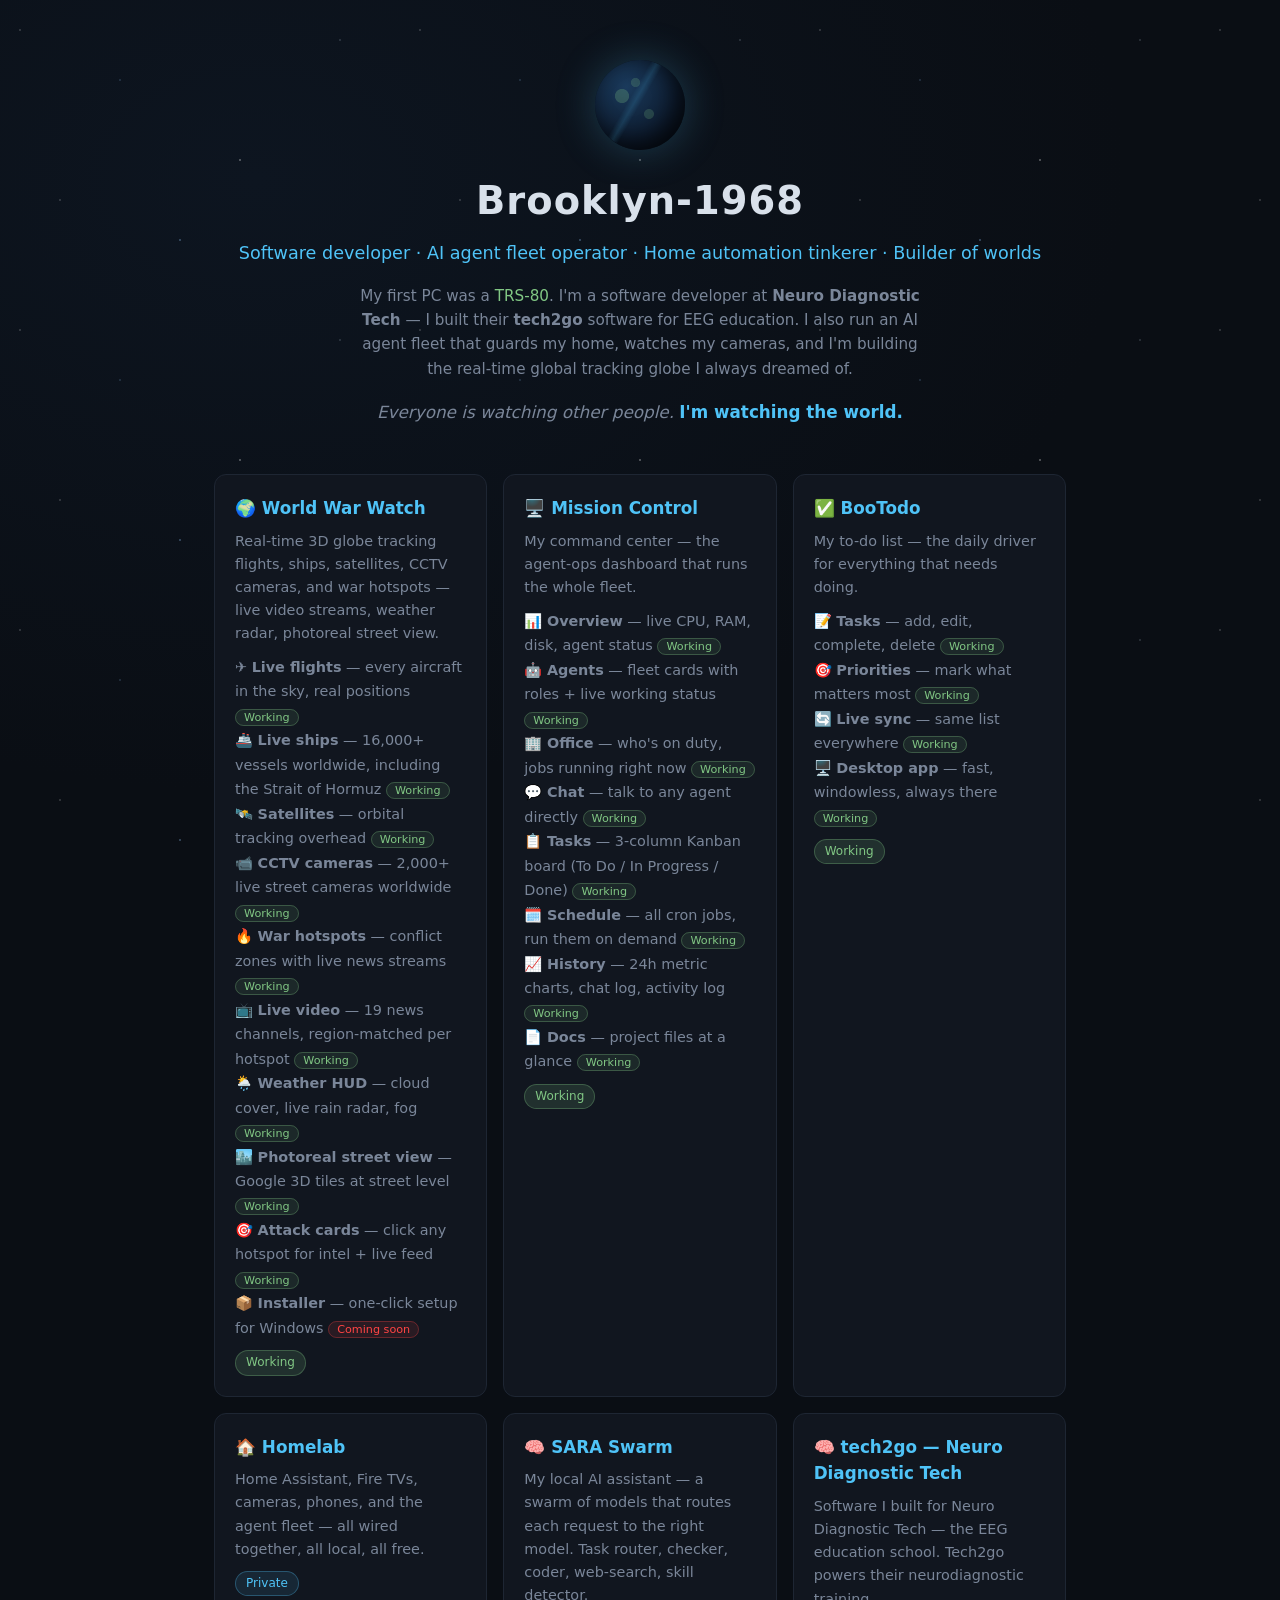
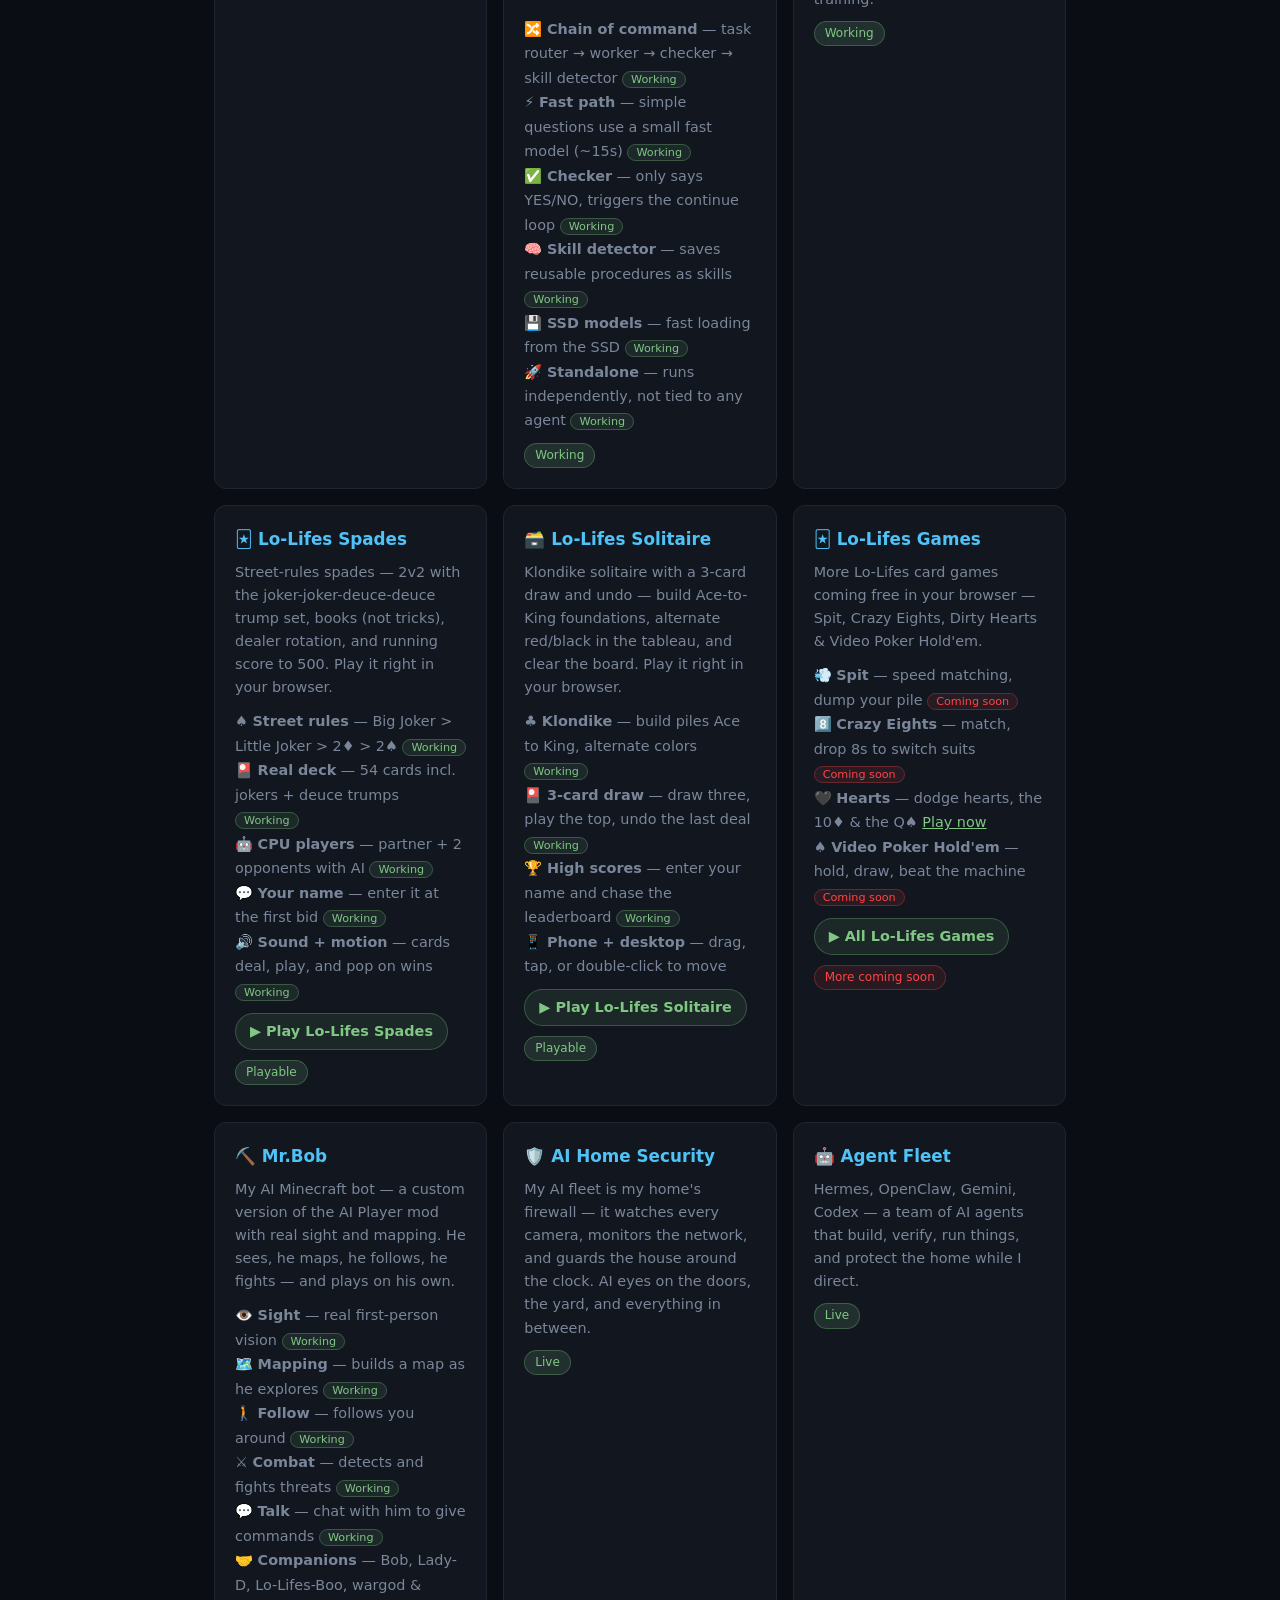
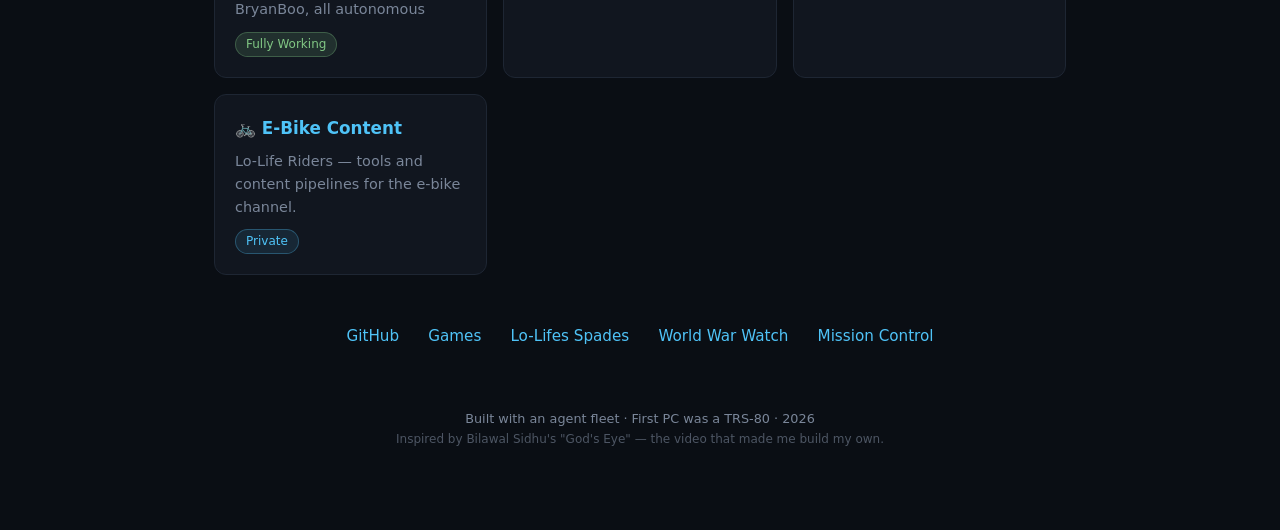
<file: index.html>
<!DOCTYPE html>
<html lang="en">
<head>
<meta charset="UTF-8">
<meta name="viewport" content="width=device-width, initial-scale=1.0">
<title>Brooklyn-1968 — Builder of Worlds</title>
<style>
  :root {
    --bg: #0a0e14;
    --panel: #11161f;
    --border: #1e2633;
    --text: #d8e0ea;
    --dim: #7a8699;
    --accent: #4fc3f7;
    --accent2: #81c784;
    --danger: #ff4444;
  }
  * { margin: 0; padding: 0; box-sizing: border-box; }
  body {
    background: var(--bg);
    color: var(--text);
    font-family: 'Segoe UI', system-ui, sans-serif;
    line-height: 1.6;
    min-height: 100vh;
  }
  .stars {
    position: fixed; inset: 0; z-index: 0; pointer-events: none;
    background: radial-gradient(ellipse at 20% 20%, #0d1520 0%, var(--bg) 60%);
  }
  .stars::after {
    content: '';
    position: absolute; inset: 0;
    background-image:
      radial-gradient(1px 1px at 20px 30px, #fff, transparent),
      radial-gradient(1px 1px at 120px 80px, #9cf, transparent),
      radial-gradient(1.5px 1.5px at 240px 160px, #fff, transparent),
      radial-gradient(1px 1px at 340px 40px, #cde, transparent),
      radial-gradient(1px 1px at 60px 200px, #fff, transparent),
      radial-gradient(1.5px 1.5px at 180px 240px, #9cf, transparent);
    background-size: 400px 300px;
    opacity: 0.5;
  }
  .wrap { position: relative; z-index: 1; max-width: 900px; margin: 0 auto; padding: 60px 24px 80px; }
  header { text-align: center; margin-bottom: 48px; }
  .globe {
    width: 90px; height: 90px; margin: 0 auto 20px; border-radius: 50%;
    background: radial-gradient(circle at 35% 30%, #1a3a5c, #0d1b2e 60%, #060a12);
    box-shadow: 0 0 40px rgba(79, 195, 247, 0.25), inset -8px -8px 20px rgba(0,0,0,0.6);
    position: relative; overflow: hidden;
  }
  .globe::before {
    content: ''; position: absolute; inset: 0; border-radius: 50%;
    background:
      linear-gradient(120deg, transparent 40%, rgba(79,195,247,0.15) 45%, transparent 50%),
      radial-gradient(circle at 30% 40%, rgba(129,199,132,0.25) 0 8%, transparent 9%),
      radial-gradient(circle at 60% 60%, rgba(129,199,132,0.2) 0 6%, transparent 7%),
      radial-gradient(circle at 45% 25%, rgba(129,199,132,0.2) 0 5%, transparent 6%);
  }
  h1 { font-size: 2.4rem; letter-spacing: 1px; }
  .tagline { color: var(--accent); font-size: 1.1rem; margin-top: 8px; }
  .bio { color: var(--dim); max-width: 560px; margin: 16px auto 0; font-size: 0.95rem; }
  .watchline { color: var(--dim); font-size: 1.05rem; margin-top: 18px; font-style: italic; }
  .watchline .accent { color: var(--accent); font-style: normal; font-weight: 600; }
  .feature-list { color: var(--dim); font-size: 0.85rem; margin-top: 10px; line-height: 1.7; }
  .feature-list .ok { color: var(--accent2); font-size: 0.7rem; border: 1px solid rgba(129,199,132,0.3); background: rgba(129,199,132,0.1); padding: 1px 8px; border-radius: 20px; white-space: nowrap; }
  .feature-list .soon { color: var(--danger); font-size: 0.7rem; border: 1px solid rgba(255,68,68,0.3); background: rgba(255,68,68,0.1); padding: 1px 8px; border-radius: 20px; white-space: nowrap; }
  .grid { display: grid; grid-template-columns: repeat(auto-fit, minmax(260px, 1fr)); gap: 16px; margin-top: 40px; }
  .card {
    background: var(--panel); border: 1px solid var(--border); border-radius: 12px;
    padding: 20px; transition: transform 0.2s, border-color 0.2s;
  }
  .card:hover { transform: translateY(-3px); border-color: var(--accent); }
  .card h3 { color: var(--accent); margin-bottom: 8px; font-size: 1.05rem; }
  .card p { color: var(--dim); font-size: 0.9rem; }
  .card .status { display: inline-block; margin-top: 10px; font-size: 0.75rem; padding: 2px 10px; border-radius: 20px; }
  .status.live { background: rgba(129,199,132,0.15); color: var(--accent2); border: 1px solid rgba(129,199,132,0.3); }
  .status.soon { background: rgba(255,68,68,0.1); color: var(--danger); border: 1px solid rgba(255,68,68,0.3); }
  .status.private { background: rgba(79,195,247,0.1); color: var(--accent); border: 1px solid rgba(79,195,247,0.3); }
  .status.wip { background: rgba(255,68,68,0.1); color: var(--danger); border: 1px solid rgba(255,68,68,0.3); }
  .links { text-align: center; margin-top: 48px; }
  .links a {
    color: var(--accent); text-decoration: none; margin: 0 12px; font-size: 0.95rem;
    border-bottom: 1px solid transparent; transition: border-color 0.2s;
  }
  .links a:hover { border-bottom-color: var(--accent); }
  footer { text-align: center; color: var(--dim); font-size: 0.8rem; margin-top: 60px; }
  .trs80 { color: var(--accent2); }
</style>
</head>
<body>
<div class="stars"></div>
<div class="wrap">
  <header>
    <div class="globe"></div>
    <h1>Brooklyn-1968</h1>
    <div class="tagline">Software developer · AI agent fleet operator · Home automation tinkerer · Builder of worlds</div>
    <p class="bio">My first PC was a <span class="trs80">TRS-80</span>. I'm a software developer at <strong>Neuro Diagnostic Tech</strong> — I built their <strong>tech2go</strong> software for EEG education. I also run an AI agent fleet that guards my home, watches my cameras, and I'm building the real-time global tracking globe I always dreamed of.</p>
    <p class="watchline">Everyone is watching other people. <span class="accent">I'm watching the world.</span></p>
  </header>

  <div class="grid">
    <div class="card">
      <h3>🌍 World War Watch</h3>
      <p>Real-time 3D globe tracking flights, ships, satellites, CCTV cameras, and war hotspots — live video streams, weather radar, photoreal street view.</p>
      <p class="feature-list">
        ✈️ <strong>Live flights</strong> — every aircraft in the sky, real positions <span class="ok">Working</span><br>
        🚢 <strong>Live ships</strong> — 16,000+ vessels worldwide, including the Strait of Hormuz <span class="ok">Working</span><br>
        🛰️ <strong>Satellites</strong> — orbital tracking overhead <span class="ok">Working</span><br>
        📹 <strong>CCTV cameras</strong> — 2,000+ live street cameras worldwide <span class="ok">Working</span><br>
        🔥 <strong>War hotspots</strong> — conflict zones with live news streams <span class="ok">Working</span><br>
        📺 <strong>Live video</strong> — 19 news channels, region-matched per hotspot <span class="ok">Working</span><br>
        🌦️ <strong>Weather HUD</strong> — cloud cover, live rain radar, fog <span class="ok">Working</span><br>
        🏙️ <strong>Photoreal street view</strong> — Google 3D tiles at street level <span class="ok">Working</span><br>
        🎯 <strong>Attack cards</strong> — click any hotspot for intel + live feed <span class="ok">Working</span><br>
        📦 <strong>Installer</strong> — one-click setup for Windows <span class="soon">Coming soon</span>
      </p>
      <span class="status live">Working</span>
    </div>
    <div class="card">
      <h3>🖥️ Mission Control</h3>
      <p>My command center — the agent-ops dashboard that runs the whole fleet.</p>
      <p class="feature-list">
        📊 <strong>Overview</strong> — live CPU, RAM, disk, agent status <span class="ok">Working</span><br>
        🤖 <strong>Agents</strong> — fleet cards with roles + live working status <span class="ok">Working</span><br>
        🏢 <strong>Office</strong> — who's on duty, jobs running right now <span class="ok">Working</span><br>
        💬 <strong>Chat</strong> — talk to any agent directly <span class="ok">Working</span><br>
        📋 <strong>Tasks</strong> — 3-column Kanban board (To Do / In Progress / Done) <span class="ok">Working</span><br>
        🗓️ <strong>Schedule</strong> — all cron jobs, run them on demand <span class="ok">Working</span><br>
        📈 <strong>History</strong> — 24h metric charts, chat log, activity log <span class="ok">Working</span><br>
        📄 <strong>Docs</strong> — project files at a glance <span class="ok">Working</span>
      </p>
      <span class="status live">Working</span>
    </div>
    <div class="card">
      <h3>✅ BooTodo</h3>
      <p>My to-do list — the daily driver for everything that needs doing.</p>
      <p class="feature-list">
        📝 <strong>Tasks</strong> — add, edit, complete, delete <span class="ok">Working</span><br>
        🎯 <strong>Priorities</strong> — mark what matters most <span class="ok">Working</span><br>
        🔄 <strong>Live sync</strong> — same list everywhere <span class="ok">Working</span><br>
        🖥️ <strong>Desktop app</strong> — fast, windowless, always there <span class="ok">Working</span>
      </p>
      <span class="status live">Working</span>
    </div>
    <div class="card">
      <h3>🏠 Homelab</h3>
      <p>Home Assistant, Fire TVs, cameras, phones, and the agent fleet — all wired together, all local, all free.</p>
      <span class="status private">Private</span>
    </div>
    <div class="card">
      <h3>🧠 SARA Swarm</h3>
      <p>My local AI assistant — a swarm of models that routes each request to the right model. Task router, checker, coder, web-search, skill detector.</p>
      <p class="feature-list">
        🔀 <strong>Chain of command</strong> — task router → worker → checker → skill detector <span class="ok">Working</span><br>
        ⚡ <strong>Fast path</strong> — simple questions use a small fast model (~15s) <span class="ok">Working</span><br>
        ✅ <strong>Checker</strong> — only says YES/NO, triggers the continue loop <span class="ok">Working</span><br>
        🧠 <strong>Skill detector</strong> — saves reusable procedures as skills <span class="ok">Working</span><br>
        💾 <strong>SSD models</strong> — fast loading from the SSD <span class="ok">Working</span><br>
        🚀 <strong>Standalone</strong> — runs independently, not tied to any agent <span class="ok">Working</span>
      </p>
      <span class="status live">Working</span>
    </div>
    <div class="card">
      <h3>🧠 tech2go — Neuro Diagnostic Tech</h3>
      <p>Software I built for Neuro Diagnostic Tech — the EEG education school. Tech2go powers their neurodiagnostic training.</p>
      <span class="status live">Working</span>
    </div>
    <div class="card">
      <h3>🃏 Lo-Lifes Spades</h3>
      <p>Street-rules spades — 2v2 with the joker-joker-deuce-deuce trump set, books (not tricks), dealer rotation, and running score to 500. Play it right in your browser.</p>
      <p class="feature-list">
        ♠️ <strong>Street rules</strong> — Big Joker > Little Joker > 2♦ > 2♠ <span class="ok">Working</span><br>
        🎴 <strong>Real deck</strong> — 54 cards incl. jokers + deuce trumps <span class="ok">Working</span><br>
        🤖 <strong>CPU players</strong> — partner + 2 opponents with AI <span class="ok">Working</span><br>
        💬 <strong>Your name</strong> — enter it at the first bid <span class="ok">Working</span><br>
        🔊 <strong>Sound + motion</strong> — cards deal, play, and pop on wins <span class="ok">Working</span>
      </p>
      <p style="margin-top:10px"><a href="games/lolifes-spades.html" style="color:var(--accent2);font-weight:600;text-decoration:none;border:1px solid rgba(129,199,132,0.3);background:rgba(129,199,132,0.1);padding:6px 14px;border-radius:20px;display:inline-block">▶ Play Lo-Lifes Spades</a></p>
      <span class="status live">Playable</span>
    </div>
    <div class="card">
      <h3>🗃️ Lo-Lifes Solitaire</h3>
      <p>Klondike solitaire with a 3-card draw and undo — build Ace-to-King foundations, alternate red/black in the tableau, and clear the board. Play it right in your browser.</p>
      <p class="feature-list">
        ♣️ <strong>Klondike</strong> — build piles Ace to King, alternate colors <span class="ok">Working</span><br>
        🎴 <strong>3-card draw</strong> — draw three, play the top, undo the last deal <span class="ok">Working</span><br>
        🏆 <strong>High scores</strong> — enter your name and chase the leaderboard <span class="ok">Working</span><br>
        📱 <strong>Phone + desktop</strong> — drag, tap, or double-click to move
      </p>
      <p style="margin-top:10px"><a href="games/solitaire/index.html" style="color:var(--accent2);font-weight:600;text-decoration:none;border:1px solid rgba(129,199,132,0.3);background:rgba(129,199,132,0.1);padding:6px 14px;border-radius:20px;display:inline-block">▶ Play Lo-Lifes Solitaire</a></p>
      <span class="status live">Playable</span>
    </div>
    <div class="card">
      <h3>🃏 Lo-Lifes Games</h3>
      <p>More Lo-Lifes card games coming free in your browser — Spit, Crazy Eights, Dirty Hearts &amp; Video Poker Hold'em.</p>
      <p class="feature-list">
        💨 <strong>Spit</strong> — speed matching, dump your pile <span class="soon">Coming soon</span><br>
        8️⃣ <strong>Crazy Eights</strong> — match, drop 8s to switch suits <span class="soon">Coming soon</span><br>
        🖤 <strong>Hearts</strong> — dodge hearts, the 10♦ &amp; the Q♠ <a href="games/hearts.html" style="color:var(--accent2);text-decoration:underline">Play now</a><br>
        ♠️ <strong>Video Poker Hold'em</strong> — hold, draw, beat the machine <span class="soon">Coming soon</span>
      </p>
      <p style="margin-top:10px"><a href="games.html" style="color:var(--accent2);font-weight:600;text-decoration:none;border:1px solid rgba(129,199,132,0.3);background:rgba(129,199,132,0.1);padding:6px 14px;border-radius:20px;display:inline-block">▶ All Lo-Lifes Games</a></p>
      <span class="status soon">More coming soon</span>
    </div>
    <div class="card">
      <h3>⛏️ Mr.Bob</h3>
      <p>My AI Minecraft bot — a custom version of the AI Player mod with real sight and mapping. He sees, he maps, he follows, he fights — and plays on his own.</p>
      <p class="feature-list">
        👁️ <strong>Sight</strong> — real first-person vision <span class="ok">Working</span><br>
        🗺️ <strong>Mapping</strong> — builds a map as he explores <span class="ok">Working</span><br>
        🚶 <strong>Follow</strong> — follows you around <span class="ok">Working</span><br>
        ⚔️ <strong>Combat</strong> — detects and fights threats <span class="ok">Working</span><br>
        💬 <strong>Talk</strong> — chat with him to give commands <span class="ok">Working</span><br>
        🤝 <strong>Companions</strong> — Bob, Lady-D, Lo-Lifes-Boo, wargod &amp; BryanBoo, all autonomous
      </p>
      <span class="status live">Fully Working</span>
    </div>
    <div class="card">
      <h3>🛡️ AI Home Security</h3>
      <p>My AI fleet is my home's firewall — it watches every camera, monitors the network, and guards the house around the clock. AI eyes on the doors, the yard, and everything in between.</p>
      <span class="status live">Live</span>
    </div>
    <div class="card">
      <h3>🤖 Agent Fleet</h3>
      <p>Hermes, OpenClaw, Gemini, Codex — a team of AI agents that build, verify, run things, and protect the home while I direct.</p>
      <span class="status live">Live</span>
    </div>
    <div class="card">
      <h3>🚲 E-Bike Content</h3>
      <p>Lo-Life Riders — tools and content pipelines for the e-bike channel.</p>
      <span class="status private">Private</span>
    </div>
  </div>

  <div class="links">
    <a href="https://github.com/bklyny2021">GitHub</a>
    <a href="games.html">Games</a>
    <a href="games/lolifes-spades.html">Lo-Lifes Spades</a>
    <a href="https://github.com/bklyny2021/world-war-watch">World War Watch</a>
    <a href="https://github.com/bklyny2021/mission-control">Mission Control</a>
  </div>

  <footer>Built with an agent fleet · First PC was a TRS-80 · 2026<br><span style="opacity:0.6;font-size:0.75rem">Inspired by Bilawal Sidhu's "God's Eye" — the video that made me build my own.</span></footer>
</div>
</body>
</html>
</file>
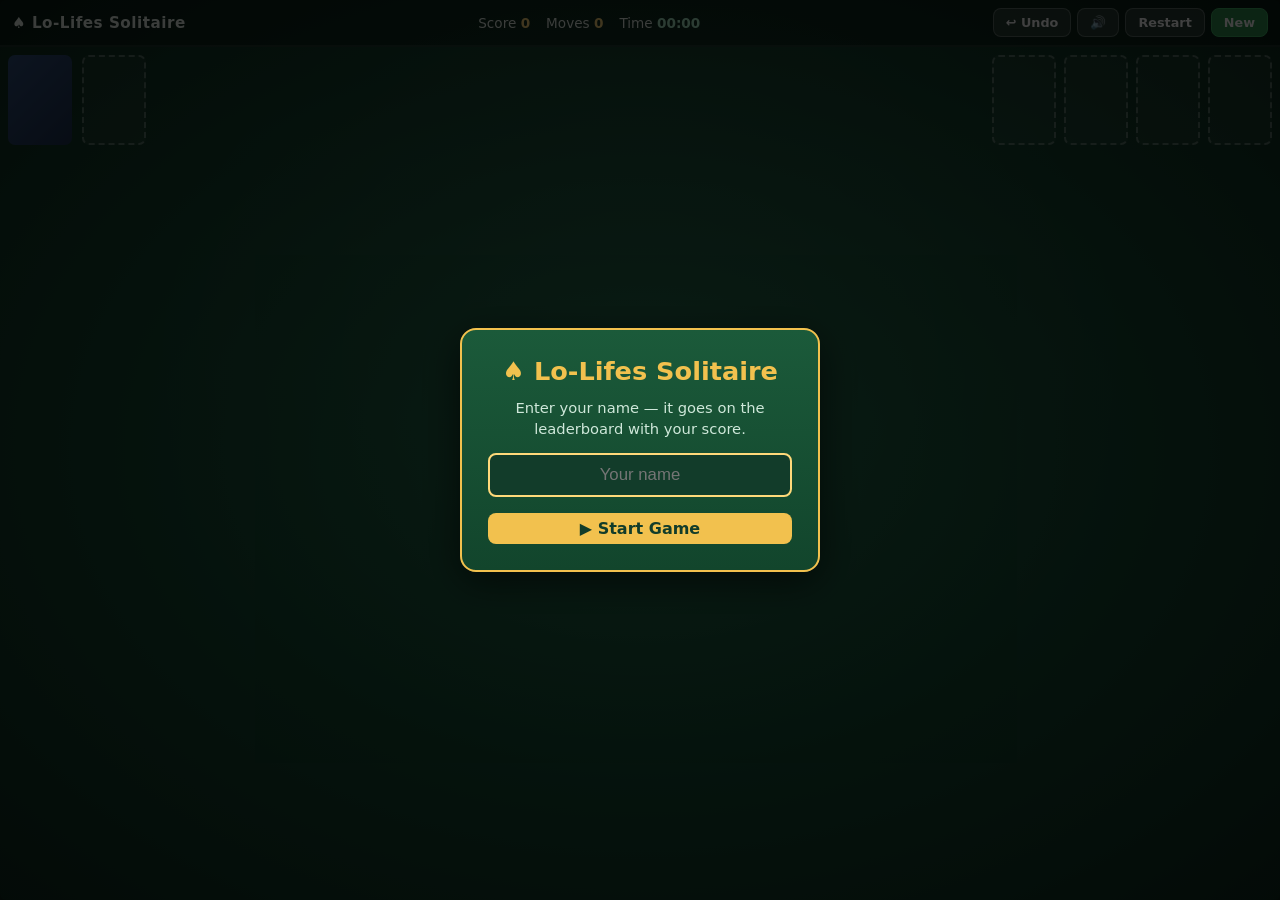
<file: games/solitaire/index.html>
<!DOCTYPE html>
<html lang="en">
<head>
  <meta charset="UTF-8">
  <meta name="viewport" content="width=device-width, initial-scale=1.0, maximum-scale=1.0, user-scalable=no">
  <title>Lo-Lifes Solitaire — Klondike</title>
  <link rel="stylesheet" href="styles.css">
  <script src="../games.js"></script>
  <script src="../world-counter.js"></script>
</head>
<body>
  <div id="app">

    <!-- HUD: score, moves, timer + controls -->
    <header id="hud">
      <div class="hud-brand">♠ Lo-Lifes Solitaire</div>
      <div class="hud-stats" aria-label="Game stats">
        <span>Score <b id="score">0</b></span>
        <span>Moves <b id="moves">0</b></span>
        <span>Time <b id="timer">00:00</b></span>
      </div>
      <div class="hud-btns">
        <button id="undo" title="Undo last deal" disabled>↩ Undo</button>
        <button id="sound-toggle" title="Toggle sound">🔊</button>
        <button id="restart" title="Restart">Restart</button>
        <button id="new-game" title="New game">New</button>
      </div>
    </header>

    <!-- Game board -->
    <main id="board">

      <!-- Top row: stock + waste (left), foundations (right) -->
      <section id="top-row" aria-label="Stock, waste and foundations">
        <div id="stock-waste">
          <div id="stock" class="pile" role="button" tabindex="0" aria-label="Stock">
            <span id="stock-count"></span>
          </div>
          <div id="waste" class="pile empty-slot" aria-label="Waste"></div>
        </div>
        <div id="foundations" aria-label="Foundations">
          <div id="f0" class="pile empty-slot"></div>
          <div id="f1" class="pile empty-slot"></div>
          <div id="f2" class="pile empty-slot"></div>
          <div id="f3" class="pile empty-slot"></div>
        </div>
      </section>

      <!-- Tableau: 7 columns -->
      <section id="tableau" aria-label="Tableau">
        <div id="c0" class="column"></div>
        <div id="c1" class="column"></div>
        <div id="c2" class="column"></div>
        <div id="c3" class="column"></div>
        <div id="c4" class="column"></div>
        <div id="c5" class="column"></div>
        <div id="c6" class="column"></div>
      </section>
    </main>
  </div>

  <!-- Win modal -->
  <div id="win-modal" role="dialog" aria-modal="true" aria-labelledby="win-title">
    <div class="win-box">
      <h2 id="win-title">🏆 You Win!</h2>
      <div class="win-row"><span>Final Score</span><b id="win-score">0</b></div>
      <div class="win-row"><span>Moves</span><b id="win-moves">0</b></div>
      <div class="win-row"><span>Time</span><b id="win-time">00:00</b></div>
      <button id="play-again">Play Again</button>
    </div>
  </div>

  <!-- Name entry modal: asked at the start of each new game so the score is attributed -->
  <div id="name-modal" role="dialog" aria-modal="true" aria-labelledby="name-title">
    <div class="win-box">
      <h2 id="name-title">♠ Lo-Lifes Solitaire</h2>
      <p class="name-prompt">Enter your name — it goes on the leaderboard with your score.</p>
      <input id="name-input" type="text" maxlength="16" placeholder="Your name" autocomplete="off" />
      <button id="name-ok">▶ Start Game</button>
    </div>
  </div>

  <script src="game.js"></script>
</body>
</html>
</file>
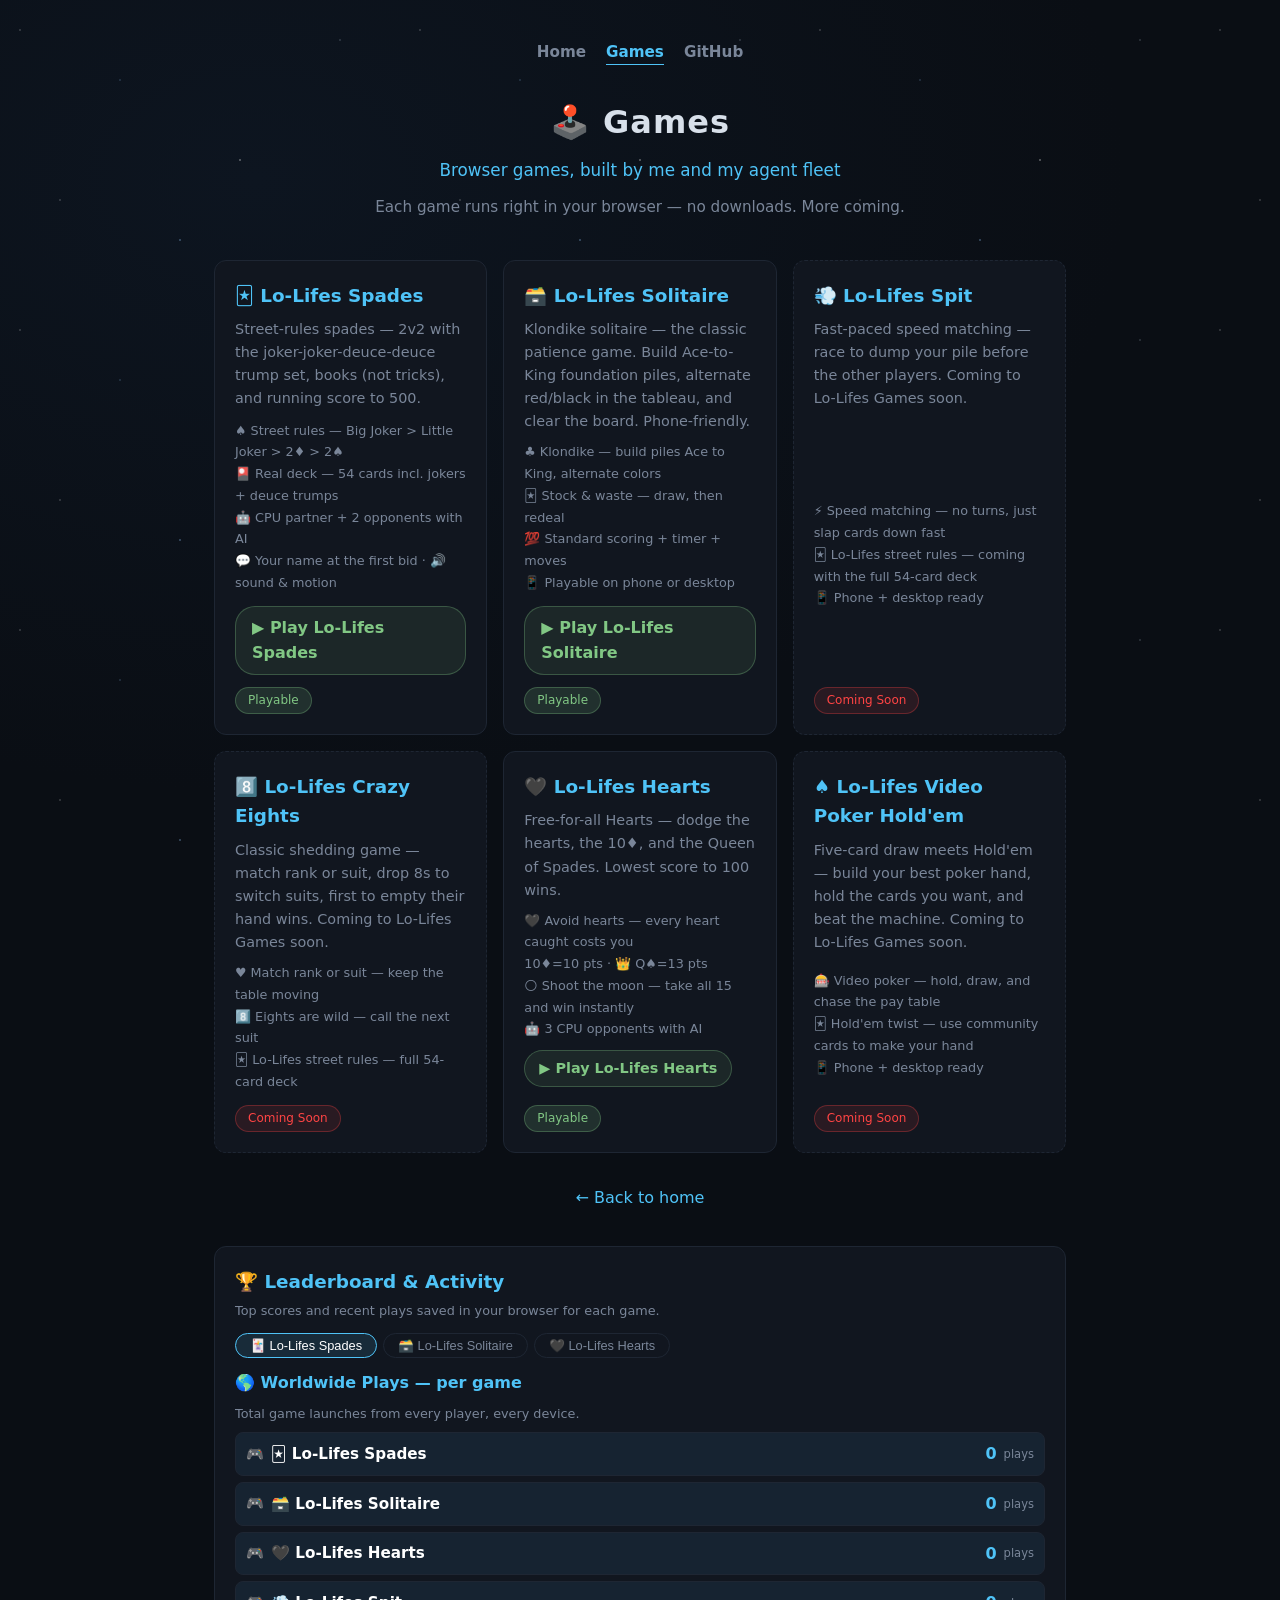
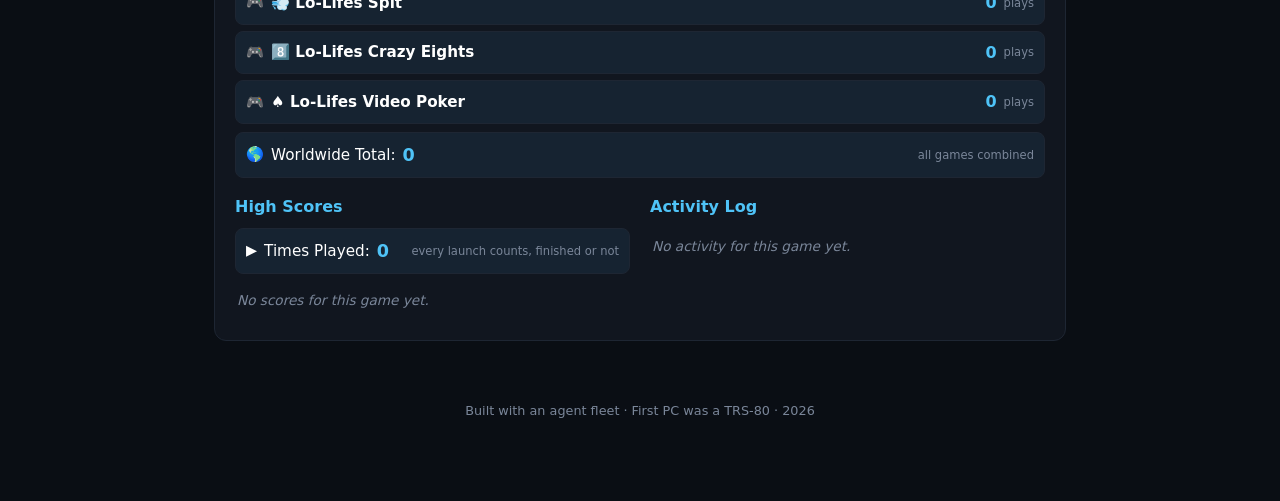
<file: games.html>
<!DOCTYPE html>
<html lang="en">
<head>
<meta charset="UTF-8">
<meta name="viewport" content="width=device-width, initial-scale=1.0">
<title>Brooklyn-1968 — Games</title>

  <!-- Open Graph: makes Facebook/WhatsApp link posts show the Lo-Lifes card back -->
  <meta property="og:type" content="website" />
  <meta property="og:title" content="Lo-Lifes Games 🃏 — Free Browser Card Games" />
  <meta property="og:description" content="Play Lo-Lifes Spades &amp; Lo-Lifes Solitaire free in your browser. More games coming soon — Spit, Crazy Eights, Dirty Hearts &amp; Video Poker Hold'em. No downloads, phone &amp; desktop." />
  <meta property="og:image" content="https://bklyny2021.github.io/games/card_back.jpg" />
  <meta property="og:image:alt" content="Lo-Lifes card back" />
  <meta property="og:url" content="https://bklyny2021.github.io/games.html" />
  <meta name="twitter:card" content="summary_large_image" />
  <meta name="twitter:title" content="Lo-Lifes Games 🃏 — Free Browser Card Games" />
  <meta name="twitter:image" content="https://bklyny2021.github.io/games/card_back.jpg" />

<style>
  :root {
    --bg: #0a0e14;
    --panel: #11161f;
    --border: #1e2633;
    --text: #d8e0ea;
    --dim: #7a8699;
    --accent: #4fc3f7;
    --accent2: #81c784;
    --danger: #ff4444;
  }
  * { margin: 0; padding: 0; box-sizing: border-box; }
  body {
    background: var(--bg);
    color: var(--text);
    font-family: 'Segoe UI', system-ui, sans-serif;
    line-height: 1.6;
    min-height: 100vh;
  }
  .stars {
    position: fixed; inset: 0; z-index: 0; pointer-events: none;
    background: radial-gradient(ellipse at 20% 20%, #0d1520 0%, var(--bg) 60%);
  }
  .stars::after {
    content: '';
    position: absolute; inset: 0;
    background-image:
      radial-gradient(1px 1px at 20px 30px, #fff, transparent),
      radial-gradient(1px 1px at 120px 80px, #9cf, transparent),
      radial-gradient(1.5px 1.5px at 240px 160px, #fff, transparent),
      radial-gradient(1px 1px at 340px 40px, #cde, transparent),
      radial-gradient(1px 1px at 60px 200px, #fff, transparent),
      radial-gradient(1.5px 1.5px at 180px 240px, #9cf, transparent);
    background-size: 400px 300px;
    opacity: 0.5;
  }
  .wrap { position: relative; z-index: 1; max-width: 900px; margin: 0 auto; padding: 40px 24px 80px; }

  /* Nav */
  .nav { display: flex; gap: 20px; align-items: center; justify-content: center; margin-bottom: 32px; }
  .nav a {
    color: var(--dim); text-decoration: none; font-size: 0.95rem; font-weight: 600;
    border-bottom: 1px solid transparent; transition: color .2s, border-color .2s;
  }
  .nav a:hover { color: var(--text); }
  .nav a.active { color: var(--accent); border-bottom-color: var(--accent); }

  header { text-align: center; margin-bottom: 40px; }
  h1 { font-size: 2rem; letter-spacing: 1px; }
  .tagline { color: var(--accent); font-size: 1.05rem; margin-top: 8px; }
  .sub { color: var(--dim); max-width: 620px; margin: 12px auto 0; font-size: 0.95rem; }

  /* Game tiles */
  .grid { display: grid; grid-template-columns: repeat(auto-fit, minmax(260px, 1fr)); gap: 16px; }
  .card {
    background: var(--panel); border: 1px solid var(--border); border-radius: 12px;
    padding: 20px; transition: transform 0.2s, border-color 0.2s;
    display: flex; flex-direction: column;
  }
  .card:hover { transform: translateY(-3px); border-color: var(--accent); }
  .card.coming { opacity: 0.72; border-style: dashed; }
  .card.coming:hover { transform: none; opacity: 0.9; }
  .card h3 { color: var(--accent); margin-bottom: 8px; font-size: 1.15rem; }
  .card p { color: var(--dim); font-size: 0.9rem; flex: 1; }
  .card .feature-list { color: var(--dim); font-size: 0.8rem; margin-top: 8px; line-height: 1.7; }
  .card .status { display: inline-block; margin-top: 12px; font-size: 0.75rem; padding: 3px 12px; border-radius: 20px; align-self: flex-start; }
  .status.live { background: rgba(129,199,132,0.15); color: var(--accent2); border: 1px solid rgba(129,199,132,0.3); }
  .status.soon { background: rgba(255,68,68,0.1); color: var(--danger); border: 1px solid rgba(255,68,68,0.3); }
  .play-link {
    color: var(--accent2); font-weight: 600; text-decoration: none;
    border: 1px solid rgba(129,199,132,0.3); background: rgba(129,199,132,0.1);
    padding: 8px 16px; border-radius: 20px; display: inline-block; margin-top: 12px; align-self: flex-start;
    transition: background 0.2s;
  }
  .play-link:hover { background: rgba(129,199,132,0.2); }
  .disabled { opacity: 0.6; pointer-events: none; }

  footer { text-align: center; color: var(--dim); font-size: 0.8rem; margin-top: 60px; }
  .back { text-align: center; margin-top: 32px; }
  .back a { color: var(--accent); text-decoration: none; }

  /* ===== Animations (pure CSS — runs in any browser, no installs) ===== */
  @keyframes glowPulse {
    0%, 100% { box-shadow: 0 0 8px 0 rgba(79,195,247,0.0), 0 0 0 0 rgba(129,199,132,0.0); }
    50%      { box-shadow: 0 0 18px 2px rgba(79,195,247,0.35), 0 0 0 2px rgba(129,199,132,0.15); }
  }
  @keyframes floatY {
    0%, 100% { transform: translateY(0); }
    50%      { transform: translateY(-6px); }
  }
  @keyframes fadeUp {
    from { opacity: 0; transform: translateY(18px); }
    to   { opacity: 1; transform: translateY(0); }
  }
  @keyframes titleGlow {
    0%, 100% { text-shadow: 0 0 12px rgba(79,195,247,0.25); }
    50%      { text-shadow: 0 0 24px rgba(79,195,247,0.55); }
  }
  /* Stagger the cards in so they slide up one after another */
  .card { animation: fadeUp 0.6s ease-out both; }
  .card:nth-child(1) { animation-delay: 0.05s; }
  .card:nth-child(2) { animation-delay: 0.18s; }
  .card:nth-child(3) { animation-delay: 0.31s; }
  .card:nth-child(4) { animation-delay: 0.44s; }
  /* Gentle float on idle so the tiles "breathe" */
  .card:hover { animation: glowPulse 2.4s infinite ease-in-out; }
  .card .status.live { animation: glowPulse 2.6s infinite ease-in-out; }
  .play-link { position: relative; transition: transform 0.2s; }
  .play-link:hover { transform: translateY(-2px); animation: floatY 1.6s infinite ease-in-out; }
  h1 { animation: titleGlow 3s infinite alternate ease-in-out; }

  /* Respect users who prefer less motion / keep it snappy on old hardware */
  @media (prefers-reduced-motion: reduce) {
    *, *::before, *::after {
      animation-duration: 0.001ms !important;
      animation-iteration-count: 1 !important;
    }
  }

  /* ===== Leaderboard / Activity log ===== */
  .panel {
    background: var(--panel); border: 1px solid var(--border); border-radius: 12px;
    padding: 20px; margin-top: 36px;
  }
  .panel h2 { color: var(--accent); font-size: 1.15rem; margin-bottom: 4px; }
  .panel .hint { color: var(--dim); font-size: 0.8rem; margin-bottom: 12px; }
  .score-row, .log-row {
    display: flex; gap: 12px; align-items: center;
    padding: 6px 10px; border-radius: 8px; margin-bottom: 4px; font-size: 0.9rem;
  }
  .score-row:nth-child(odd), .log-row:nth-child(odd) { background: rgba(255,255,255,0.03); }
  .rank { width: 24px; color: var(--dim); font-weight: 700; flex-shrink: 0; }
  .rank.top1 { color: #ffd700; }
  .rank.top2 { color: #c0c0c0; }
  .rank.top3 { color: #cd7f32; }
  .pname { flex: 1; font-weight: 600; overflow: hidden; text-overflow: ellipsis; white-space: nowrap; }
  .pscore { color: var(--accent2); font-weight: 700; width: 70px; text-align: right; flex-shrink: 0; }
  .pdetail { color: var(--dim); font-size: 0.78rem; width: 130px; text-align: right; flex-shrink: 0; }
  .pwhen { color: var(--dim); font-size: 0.72rem; width: 130px; text-align: right; flex-shrink: 0; }
  .empty { color: var(--dim); font-size: 0.85rem; padding: 8px 2px; font-style: italic; }
  .play-count {
    display: flex; gap: 7px; align-items: center; font-size: 0.95rem;
    padding: 8px 10px; border-radius: 8px; margin-bottom: 8px;
    background: rgba(79,195,247,0.08); border: 1px solid var(--border);
    color: #fff;
  }
  .play-count b { color: var(--accent); font-size: 1.1rem; }
  .play-count .pico { font-size: 0.9rem; }
  .play-count .phint { color: var(--dim); font-size: 0.72rem; margin-left: auto; }
  .cols { display: grid; grid-template-columns: repeat(auto-fit, minmax(300px, 1fr)); gap: 20px; }
  .tabs { display: flex; gap: 6px; flex-wrap: wrap; margin-bottom: 12px; }
  .tab {
    background: var(--panel); border: 1px solid var(--border); color: var(--dim);
    border-radius: 20px; padding: 4px 14px; font-size: 0.8rem; cursor: pointer;
  }
  .tab.active { color: #fff; border-color: var(--accent); background: rgba(79,195,247,0.12); }
</style>
</head>
<body>
<div class="stars"></div>
<div class="wrap">
  <div class="nav">
    <a href="index.html">Home</a>
    <a href="games.html" class="active">Games</a>
    <a href="https://github.com/bklyny2021">GitHub</a>
  </div>

  <header>
    <h1>🕹️ Games</h1>
    <div class="tagline">Browser games, built by me and my agent fleet</div>
    <p class="sub">Each game runs right in your browser — no downloads. More coming.</p>
  </header>

  <div class="grid">
    <!-- Lo-Lifes Spades -->
    <div class="card">
      <h3>🃏 Lo-Lifes Spades</h3>
      <p>Street-rules spades — 2v2 with the joker-joker-deuce-deuce trump set, books (not tricks), and running score to 500.</p>
      <p class="feature-list">
        ♠️ Street rules — Big Joker &gt; Little Joker &gt; 2♦ &gt; 2♠<br>
        🎴 Real deck — 54 cards incl. jokers + deuce trumps<br>
        🤖 CPU partner + 2 opponents with AI<br>
        💬 Your name at the first bid · 🔊 sound &amp; motion
      </p>
      <a class="play-link" href="games/lolifes-spades.html">▶ Play Lo-Lifes Spades</a>
      <span class="status live">Playable</span>
    </div>

    <!-- Solitaire -->
    <div class="card">
      <h3>🗃️ Lo-Lifes Solitaire</h3>
      <p>Klondike solitaire — the classic patience game. Build Ace-to-King foundation piles, alternate red/black in the tableau, and clear the board. Phone-friendly.</p>
      <p class="feature-list">
        ♣️ Klondike — build piles Ace to King, alternate colors<br>
        🃏 Stock &amp; waste — draw, then redeal<br>
        💯 Standard scoring + timer + moves<br>
        📱 Playable on phone or desktop
      </p>
      <a class="play-link" href="games/solitaire/index.html">▶ Play Lo-Lifes Solitaire</a>
      <span class="status live">Playable</span>
    </div>

    <!-- Lo-Lifes Spit -->
    <div class="card coming">
      <h3>💨 Lo-Lifes Spit</h3>
      <p>Fast-paced speed matching — race to dump your pile before the other players. Coming to Lo-Lifes Games soon.</p>
      <p class="feature-list">
        ⚡ Speed matching — no turns, just slap cards down fast<br>
                        🃏 Lo-Lifes street rules — coming with the full 54-card deck<br>
                        📱 Phone + desktop ready
      </p>
      <span class="status soon">Coming Soon</span>
    </div>

    <!-- Lo-Lifes Crazy Eights -->
    <div class="card coming">
      <h3>8️⃣ Lo-Lifes Crazy Eights</h3>
      <p>Classic shedding game — match rank or suit, drop 8s to switch suits, first to empty their hand wins. Coming to Lo-Lifes Games soon.</p>
      <p class="feature-list">
        ♥️ Match rank or suit — keep the table moving<br>
                        8️⃣ Eights are wild — call the next suit<br>
                        🃏 Lo-Lifes street rules — full 54-card deck
      </p>
      <span class="status soon">Coming Soon</span>
    </div>

    <!-- Lo-Lifes Dirty Hearts -->
    <div class="card">
      <h3>🖤 Lo-Lifes Hearts</h3>
      <p>Free-for-all Hearts — dodge the hearts, the 10♦, and the Queen of Spades. Lowest score to 100 wins.</p>
      <p class="feature-list">
        🖤 Avoid hearts — every heart caught costs you<br>
                        10♦=10 pts · 👑 Q♠=13 pts<br>
                        🌕 Shoot the moon — take all 15 and win instantly<br>
                        🤖 3 CPU opponents with AI
      </p>
      <p style="margin-top:10px"><a href="games/hearts.html" style="color:var(--accent2);font-weight:600;text-decoration:none;border:1px solid rgba(129,199,132,0.3);background:rgba(129,199,132,0.1);padding:6px 14px;border-radius:20px;display:inline-block">▶ Play Lo-Lifes Hearts</a></p>
      <span class="status live">Playable</span>
    </div>

    <!-- Lo-Lifes Video Poker Hold'em -->
    <div class="card coming">
      <h3>♠️ Lo-Lifes Video Poker Hold'em</h3>
      <p>Five-card draw meets Hold'em — build your best poker hand, hold the cards you want, and beat the machine. Coming to Lo-Lifes Games soon.</p>
      <p class="feature-list">
        🎰 Video poker — hold, draw, and chase the pay table<br>
                        🃏 Hold'em twist — use community cards to make your hand<br>
                        📱 Phone + desktop ready
      </p>
      <span class="status soon">Coming Soon</span>
    </div>
  </div>

  <div class="back"><a href="index.html">← Back to home</a></div>

  <!-- ===== Leaderboard & Activity Log (reads each game's saved scores) ===== -->
  <div class="panel" id="lb-panel">
    <h2>🏆 Leaderboard &amp; Activity</h2>
    <p class="hint">Top scores and recent plays saved in your browser for each game.</p>
    <div class="tabs" id="lb-tabs"></div>
    <div id="lb-world" style="margin-bottom:16px">
      <h3 style="color:var(--accent);font-size:1rem;margin-bottom:8px">🌎 Worldwide Plays — per game</h3>
      <p class="hint" style="margin-bottom:8px">Total game launches from every player, every device.</p>
      <div id="lb-world-pergame"></div>
      <div class="play-count" style="margin-top:8px">
        <span class="pico" style="font-size:0.9rem">🌎</span> Worldwide Total: <b id="lb-world-total">…</b>
        <span class="phint">all games combined</span>
      </div>
    </div>
    <div class="cols">
      <div>
        <h3 style="color:var(--accent);font-size:1rem;margin-bottom:8px">High Scores</h3>
        <div id="lb-plays" style="margin-bottom:8px"></div>
        <div id="lb-scores"><p class="empty">No scores yet — play a game!</p></div>
      </div>
      <div>
        <h3 style="color:var(--accent);font-size:1rem;margin-bottom:8px">Activity Log</h3>
        <div id="lb-log"><p class="empty">No activity yet.</p></div>
      </div>
    </div>
  </div>

  <footer>Built with an agent fleet · First PC was a TRS-80 · 2026</footer>
</div>

<script src="games/games.js"></script>
<script src="games/world-counter.js"></script>
<script>
(function () {
  if (typeof LoLifeGames === 'undefined') return;
  var GAMES = [
    { key: 'spades', label: '🃏 Lo-Lifes Spades', game: 'spades' },
    { key: 'solitaire', label: '🗃️ Lo-Lifes Solitaire', game: 'solitaire' },
    { key: 'dirty_hearts', label: '🖤 Lo-Lifes Hearts', game: 'dirty_hearts' }
  ];
  // default to Spades (first game with data, else first)
  var tabsEl = document.getElementById('lb-tabs');
  var scoresEl = document.getElementById('lb-scores');
  var logEl = document.getElementById('lb-log');
  var playsEl = document.getElementById('lb-plays');
  var activeGame = 'spades';

  function esc(s){ return String(s==null?'':s).replace(/[&<>"]/g,function(c){return {'&':'&amp;','<':'&lt;','>':'&gt;','"':'&quot;'}[c];}); }

  function renderTabs(){
    tabsEl.innerHTML = GAMES.map(function(g){
      var has = LoLifeGames.getScores(g.game, 1).length > 0;
      return '<button class="tab' + (g.game===activeGame?' active':'') + '" onclick="window.__lbSel&&__lbSel(\''+g.game+'\')">' + g.label + (has?'':'') + '</button>';
    }).join('');
  }
  window.__lbSel = function(g){ activeGame = g; renderTabs(); renderPanel(); };

  function renderPanel(){
    var plays = LoLifeGames.getPlays(activeGame);
    playsEl.innerHTML = '<div class="play-count"><span class="pico">▶️</span> Times Played: <b>' + plays +
      '</b><span class="phint"> every launch counts, finished or not</span></div>';
    var scores = LoLifeGames.getScores(activeGame, 10);
    if (scores.length){
      scoresEl.innerHTML = scores.map(function(r,i){
        var rk = 'rank';
        if (i===0) rk+=' top1'; else if (i===1) rk+=' top2'; else if (i===2) rk+=' top3';
        return '<div class="score-row"><span class="'+rk+'">'+(i+1)+'</span>' +
          '<span class="pname">'+esc(r.player)+'</span>' +
          '<span class="pscore">'+esc(r.score)+'</span>' +
          (r.detail?'<span class="pdetail">'+esc(r.detail)+'</span>':'') +
          '</div>';
      }).join('');
    } else {
      scoresEl.innerHTML = '<p class="empty">No scores for this game yet.</p>';
    }
    var log = LoLifeGames.getLog(activeGame, 50);
    if (log.length){
      logEl.innerHTML = log.slice().reverse().map(function(e){
        var who = e.player ? esc(e.player) : '—';
        var what = e.type === 'score'
          ? '<b style="color:var(--accent2)">'+esc(e.score)+'</b> pts' + (e.detail?' · '+esc(e.detail):'')
          : esc(e.type||'play');
        return '<div class="log-row"><span class="pwhen">'+esc(e.when||'')+'</span>' +
          '<span class="pname">'+who+'</span>' +
          '<span class="pdetail">'+what+'</span></div>';
      }).join('');
    } else {
      logEl.innerHTML = '<p class="empty">No activity for this game yet.</p>';
    }
  }
  function loadWorldTotal(){
    var el = document.getElementById('lb-world-total');
    var pg = document.getElementById('lb-world-pergame');
    if (!el || typeof LoLifeWorldCounter === 'undefined') return;
    var GAME_META = [
      { key:'spades', label:'🃏 Lo-Lifes Spades' },
      { key:'solitaire', label:'🗃️ Lo-Lifes Solitaire' },
      { key:'dirty_hearts', label:'🖤 Lo-Lifes Hearts' },
      { key:'spit', label:'💨 Lo-Lifes Spit' },
      { key:'crazy_eights', label:'8️⃣ Lo-Lifes Crazy Eights' },
      { key:'video_poker', label:'♠️ Lo-Lifes Video Poker' }
    ];
    LoLifeWorldCounter.getTotal(function(t){
      var data = (t && t.games) ? t.games : {};
      el.textContent = (t && typeof t.total === 'number') ? t.total.toLocaleString() : '…';
      var rows = GAME_META.map(function(g){
        var n = (typeof data[g.key] === 'number') ? data[g.key] : 0;
        return '<div class="play-count" style="margin-bottom:6px">' +
          '<span class="pico" style="font-size:0.9rem">🎮</span> <span class="pname" style="flex:1">'+g.label+'</span>' +
          '<b style="color:var(--accent);font-size:1rem">'+n.toLocaleString()+'</b>' +
          '<span class="phint">plays</span></div>';
      }).join('');
      if (pg) pg.innerHTML = rows;
    });
  }
  renderTabs(); renderPanel();
  loadWorldTotal();
})();
</script>
</body>
</html>
</file>
<file: games/solitaire/styles.css>
/* =========================================================================
   Lo-Lifes Solitaire — Klondike styling
   Filename: styles.css
   Classic green felt tabletop, responsive, phone-first.
   ========================================================================= */

:root {
  --felt: #1a6b48;
  --felt-dark: #123c2a;
  --felt-edge: #0d2a1d;
  --card-w: clamp(44px, 12vw, 64px);
  --card-h: calc(var(--card-w) * 1.4);
  --card-radius: 7px;
  --overlap: 26px;
  --ink: #212121;
  --red: #c22f2f;
  --gold: #f2c14e;
}

* { margin: 0; padding: 0; box-sizing: border-box; }

html, body { height: 100%; }
body {
  font-family: 'Segoe UI', system-ui, -apple-system, sans-serif;
  background: #0d2416;
  color: #eaf4ec;
  overflow: hidden;
  -webkit-user-select: none;
  user-select: none;
  touch-action: none;
}

/* green felt tabletop with subtle radial sheen */
#app {
  height: 100dvh;
  display: flex;
  flex-direction: column;
  background:
    radial-gradient(ellipse at 50% 40%, rgba(255,255,255,0.06) 0%, transparent 55%),
    radial-gradient(ellipse at center, var(--felt) 0%, var(--felt-dark) 72%, var(--felt-edge) 100%);
  border-radius: 6px;
}

/* ---------- HUD ---------- */
#hud {
  display: flex;
  align-items: center;
  justify-content: space-between;
  gap: 10px;
  padding: 8px 12px;
  background: rgba(0, 0, 0, 0.35);
  border-bottom: 2px solid rgba(255,255,255,0.08);
  flex-shrink: 0;
}
.hud-brand { font-weight: 800; font-size: 0.95rem; letter-spacing: 0.5px; }
.hud-stats { display: flex; gap: 16px; font-size: 0.85rem; }
.hud-stats .label { color: #cfe6d8; }
.hud-stats b { color: #fff; font-variant-numeric: tabular-nums; }
#score, #moves { color: #ffd97a; }
#timer { color: #aef0cd; }
.hud-btns { display: flex; gap: 6px; }
button {
  font: inherit;
  font-size: 0.8rem;
  font-weight: 700;
  color: #fff;
  background: rgba(255,255,255,0.12);
  border: 1px solid rgba(255,255,255,0.25);
  border-radius: 8px;
  padding: 6px 12px;
  cursor: pointer;
  transition: background 0.15s;
}
button:hover { background: rgba(255,255,255,0.22); }
#new-game { background: #2f8f4f; border-color: #3fae64; }
#new-game:hover { background: #3ba75e; }

/* ---------- Board ---------- */
#board {
  flex: 1;
  min-height: 0;
  display: flex;
  flex-direction: column;
  padding: 8px;
  gap: 10px;
}

/* top row: stock, waste, then foundations */
#top-row {
  display: flex;
  justify-content: space-between;
  align-items: flex-start;
  gap: 8px;
}
#stock-waste { display: flex; gap: 10px; }
#foundations { display: flex; gap: 8px; }

.pile {
  position: relative;
  width: var(--card-w);
  height: var(--card-h);
  border-radius: var(--card-radius);
}
.pile.empty-slot {
  border: 2px dashed rgba(255,255,255,0.28);
  background: rgba(255,255,255,0.04);
}
.placeholder {
  position: absolute;
  inset: 0;
  display: flex;
  align-items: center;
  justify-content: center;
  color: rgba(255,255,255,0.4);
  font-size: 1.3rem;
  pointer-events: none;
}
#stock { background: linear-gradient(135deg, #31507e, #1d3252); border-radius: var(--card-radius); }
#stock-count {
  position: absolute;
  bottom: 2px;
  right: 3px;
  font-size: 0.7rem;
  color: #fff;
  background: rgba(0,0,0,0.5);
  padding: 0 4px;
  border-radius: 6px;
}
#stock.empty { opacity: 0.5; }

/* ---------- Cards ---------- */
.card {
  position: absolute;
  width: var(--card-w);
  height: var(--card-h);
  border-radius: var(--card-radius);
  background: #fff;
  box-shadow: 0 1px 3px rgba(0,0,0,0.45), inset 0 0 0 1px #ddd;
  cursor: pointer;
  z-index: 1;
  transition: box-shadow 0.1s;
}
.card.back {
  background: #1d3252;
  box-shadow: 0 1px 3px rgba(0,0,0,0.45), inset 0 0 0 1px rgba(255,255,255,0.2);
  overflow: hidden;
}
.card.back::after {
  content: '';
  position: absolute;
  inset: 2px;
  background: url('card_back.jpg') center / cover no-repeat;
  border-radius: calc(var(--card-radius) - 2px);
}
.card.up.black { color: var(--ink); }
.card.up.red { color: var(--red); }
.card .corner { position: absolute; top: 4px; left: 5px; line-height: 1; font-weight: 700; }
.card .corner .big { font-size: calc(var(--card-w) * 0.42); }
.card .corner .sym { font-size: calc(var(--card-w) * 0.42); }
.card .corner.bottom { top: auto; bottom: 4px; left: auto; right: 5px; transform: rotate(180deg); font-size: calc(var(--card-w) * 0.3); }
.card .center { position: absolute; inset: 0; display: flex; align-items: center; justify-content: center; font-size: calc(var(--card-w) * 0.6); opacity: 0.9; }
.card.dragging { opacity: 0.55; }

/* ---------- Tableau ---------- */
#tableau {
  flex: 1;
  min-height: 0;
  display: grid;
  grid-template-columns: repeat(7, 1fr);
  gap: 4px;
  align-items: start;
  justify-items: center;
}
.column { position: relative; width: 100%; height: 100%; }
.column .card { left: 50%; transform: translateX(-50%); }
.column .card.back, .column .card.up { }

/* top of waste card slightly raised */
.card.top-waste { cursor: pointer; }

/* ---------- Win modal ---------- */
#win-modal {
  position: fixed;
  inset: 0;
  background: rgba(0,0,0,0.75);
  display: none;
  align-items: center;
  justify-content: center;
  z-index: 100;
  padding: 16px;
}
#win-modal.show { display: flex; }
#name-modal {
  position: fixed;
  inset: 0;
  background: rgba(0,0,0,0.75);
  display: none;
  align-items: center;
  justify-content: center;
  z-index: 110;
  padding: 16px;
}
#name-modal.show { display: flex; }
.name-prompt { color: #cfe8da; font-size: 0.92rem; margin-bottom: 14px; line-height: 1.4; }
#name-input {
  width: 100%;
  font-size: 1.05rem;
  text-align: center;
  padding: 10px;
  border-radius: 8px;
  border: 2px solid var(--gold);
  background: #123c2a;
  color: #fff;
  outline: none;
  box-sizing: border-box;
}
#name-input:focus { border-color: #ffd97a; }
.win-box {
  background: linear-gradient(#1b5a3a, #12452c);
  border: 2px solid var(--gold);
  border-radius: 16px;
  padding: 26px;
  text-align: center;
  max-width: 360px;
  width: 100%;
  box-shadow: 0 10px 40px rgba(0,0,0,0.6);
  animation: pop 0.3s ease-out;
}
@keyframes pop { from { transform: scale(0.9); opacity: 0; } to { transform: scale(1); opacity: 1; } }
.win-box h2 { color: var(--gold); font-size: 1.6rem; margin-bottom: 12px; }
.win-row { display: flex; justify-content: space-between; margin: 8px 0; font-size: 1rem; }
.win-row b { color: #fff; }
.win-box button { margin-top: 16px; width: 100%; font-size: 1rem; background: var(--gold); color: #123c2a; border: none; }
.win-box button:hover { background: #ffd97a; }

/* ---------- Responsive: small phones ---------- */
@media (max-width: 480px) {
  :root { --overlap: 20px; }
  #hud { padding: 6px 8px; gap: 6px; }
  .hud-stats { gap: 10px; font-size: 0.7rem; }
  .hud-brand { font-size: 0.8rem; }
  button { padding: 5px 9px; font-size: 0.7rem; }
  #board { padding: 6px; gap: 6px; }
  .column .card { }
}
</file>
